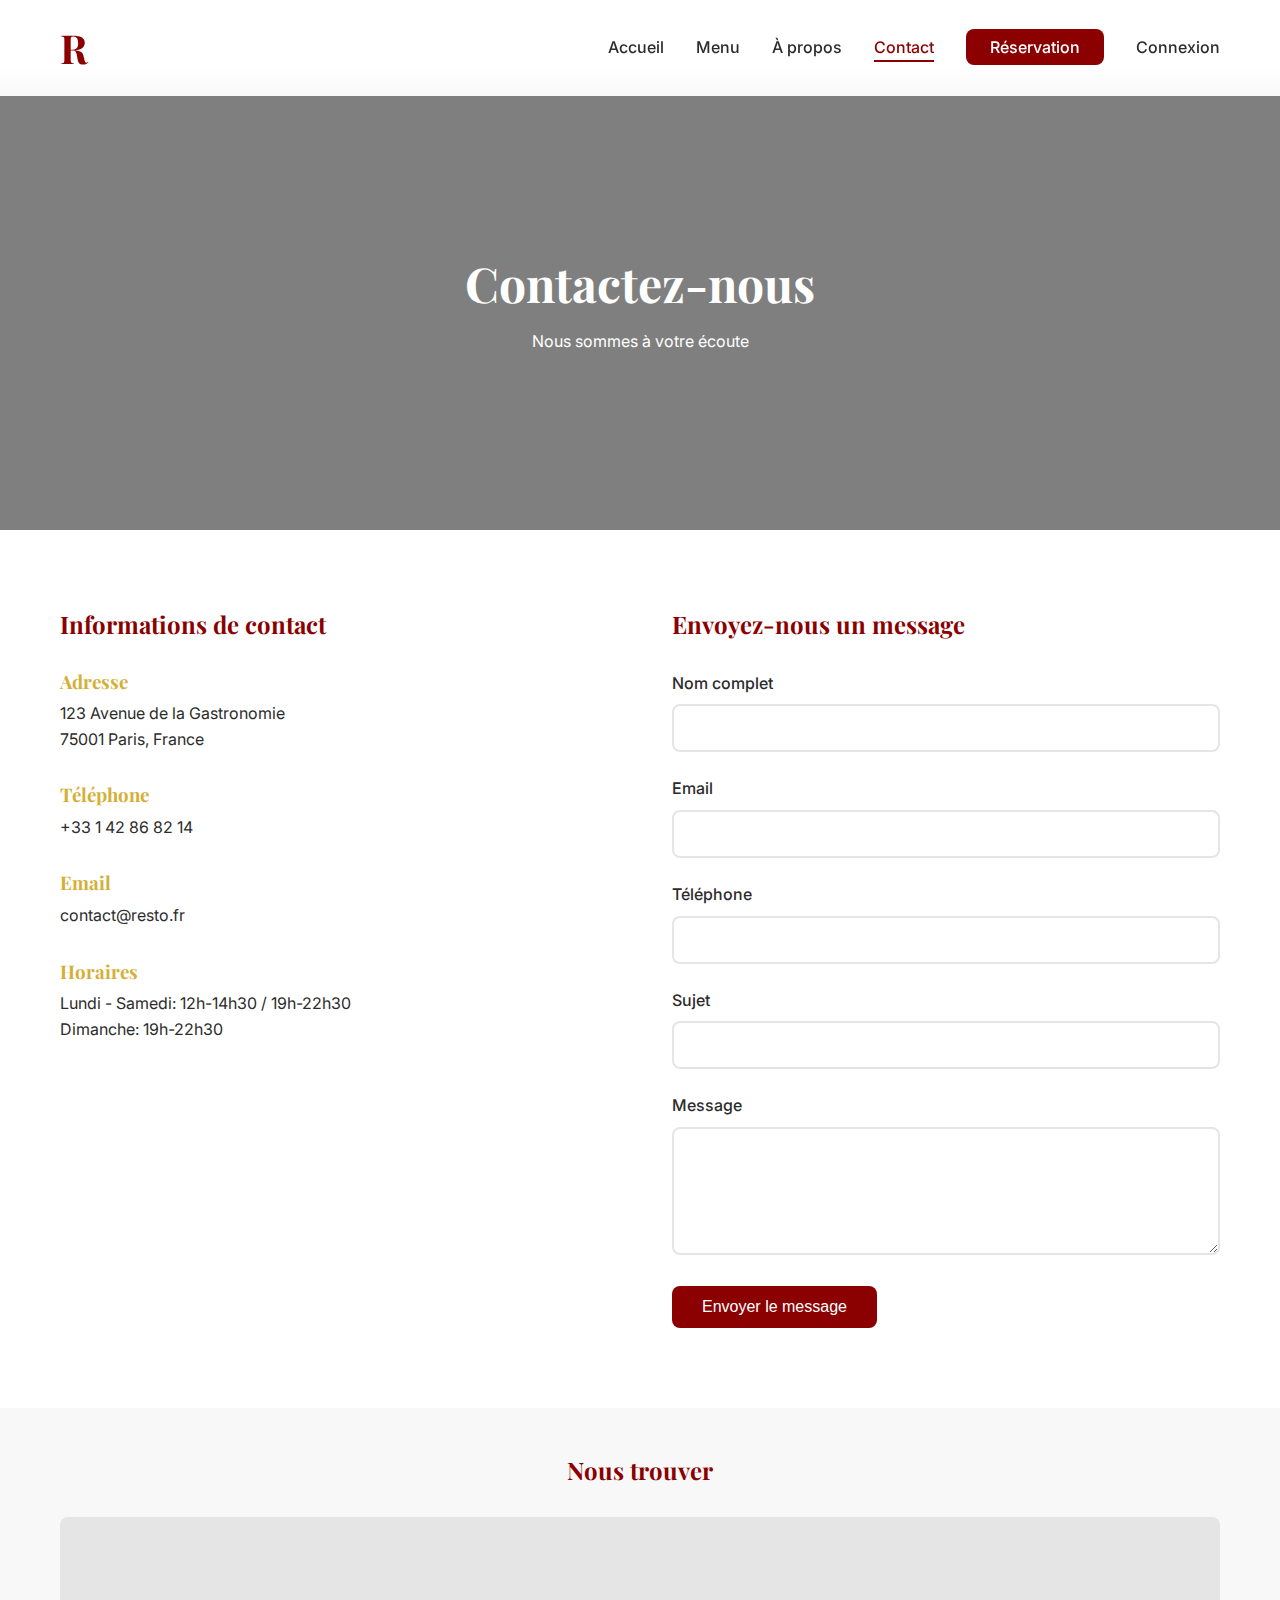
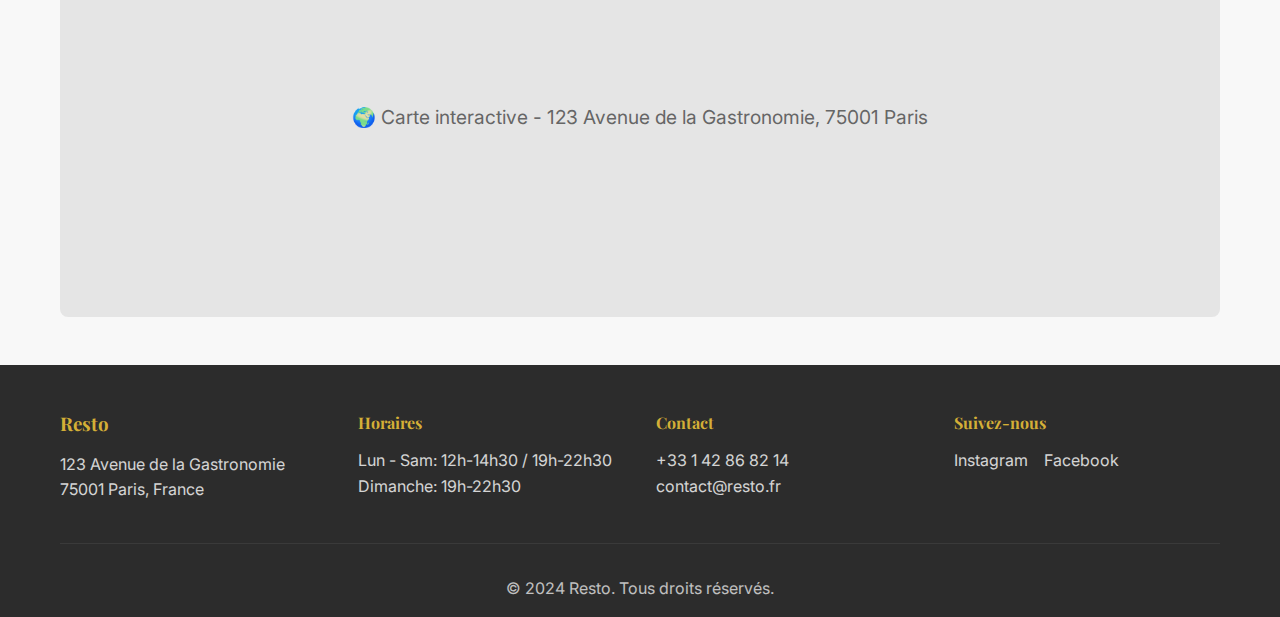
<file: Restauration/contact.html>
<!DOCTYPE html>
<html lang="fr">
<head>
    <meta charset="UTF-8">
    <meta name="viewport" content="width=device-width, initial-scale=1.0">
    <title>Contact - Resto</title>
    <link rel="stylesheet" href="css/style.css">
    <link href="https://fonts.googleapis.com/css2?family=Playfair+Display:wght@400;700&family=Inter:wght@300;400;500&display=swap" rel="stylesheet">
</head>
<body>
    <nav class="navbar">
        <div class="nav-container">
            <div class="nav-logo">
                <a href="index.html" class="logo">R</a>
            </div>
            <ul class="nav-menu">
                <li class="nav-item"><a href="index.html" class="nav-link">Accueil</a></li>
                <li class="nav-item"><a href="menu.html" class="nav-link">Menu</a></li>
                <li class="nav-item"><a href="about.html" class="nav-link">À propos</a></li>
                <li class="nav-item"><a href="contact.html" class="nav-link active">Contact</a></li>
                <li class="nav-item"><a href="reservation.html" class="nav-link nav-reservation">Réservation</a></li>
                <li class="nav-item"><a href="login.html" class="nav-link">Connexion</a></li>
            </ul>
            <div class="hamburger">
                <span class="bar"></span>
                <span class="bar"></span>
                <span class="bar"></span>
            </div>
        </div>
    </nav>

    <section class="contact-hero">
        <div class="container">
            <h1>Contactez-nous</h1>
            <p>Nous sommes à votre écoute</p>
        </div>
    </section>

    <section class="contact-section">
        <div class="container">
            <div class="contact-content">
                <div class="contact-info">
                    <h2>Informations de contact</h2>
                    <div class="contact-item">
                        <h3>Adresse</h3>
                        <p>123 Avenue de la Gastronomie<br>75001 Paris, France</p>
                    </div>
                    <div class="contact-item">
                        <h3>Téléphone</h3>
                        <p>+33 1 42 86 82 14</p>
                    </div>
                    <div class="contact-item">
                        <h3>Email</h3>
                        <p>contact@resto.fr</p>
                    </div>
                    <div class="contact-item">
                        <h3>Horaires</h3>
                        <p>Lundi - Samedi: 12h-14h30 / 19h-22h30<br>Dimanche: 19h-22h30</p>
                    </div>
                </div>
                <div class="contact-form">
                    <h2>Envoyez-nous un message</h2>
                    <form id="contactForm">
                        <div class="form-group">
                            <label for="name">Nom complet</label>
                            <input type="text" id="name" name="name" required>
                        </div>
                        <div class="form-group">
                            <label for="email">Email</label>
                            <input type="email" id="email" name="email" required>
                        </div>
                        <div class="form-group">
                            <label for="phone">Téléphone</label>
                            <input type="tel" id="phone" name="phone">
                        </div>
                        <div class="form-group">
                            <label for="subject">Sujet</label>
                            <input type="text" id="subject" name="subject" required>
                        </div>
                        <div class="form-group">
                            <label for="message">Message</label>
                            <textarea id="message" name="message" rows="5" required></textarea>
                        </div>
                        <button type="submit" class="btn btn-primary">Envoyer le message</button>
                    </form>
                </div>
            </div>
        </div>
    </section>

    <section class="map-section">
        <div class="container">
            <h2>Nous trouver</h2>
            <div class="map-placeholder">
                <p>🌍 Carte interactive - 123 Avenue de la Gastronomie, 75001 Paris</p>
            </div>
        </div>
    </section>

    <footer class="footer">
        <div class="container">
            <div class="footer-content">
                <div class="footer-section">
                    <h3>Resto</h3>
                    <p>123 Avenue de la Gastronomie<br>75001 Paris, France</p>
                </div>
                <div class="footer-section">
                    <h4>Horaires</h4>
                    <p>Lun - Sam: 12h-14h30 / 19h-22h30<br>Dimanche: 19h-22h30</p>
                </div>
                <div class="footer-section">
                    <h4>Contact</h4>
                    <p>+33 1 42 86 82 14<br>contact@resto.fr</p>
                </div>
                <div class="footer-section">
                    <h4>Suivez-nous</h4>
                    <div class="social-links">
                        <a href="#">Instagram</a>
                        <a href="#">Facebook</a>
                    </div>
                </div>
            </div>
            <div class="footer-bottom">
                <p>&copy; 2024 Resto. Tous droits réservés.</p>
            </div>
        </div>
    </footer>

    <script src="js/script.js"></script>
</body>
</html>
</file>
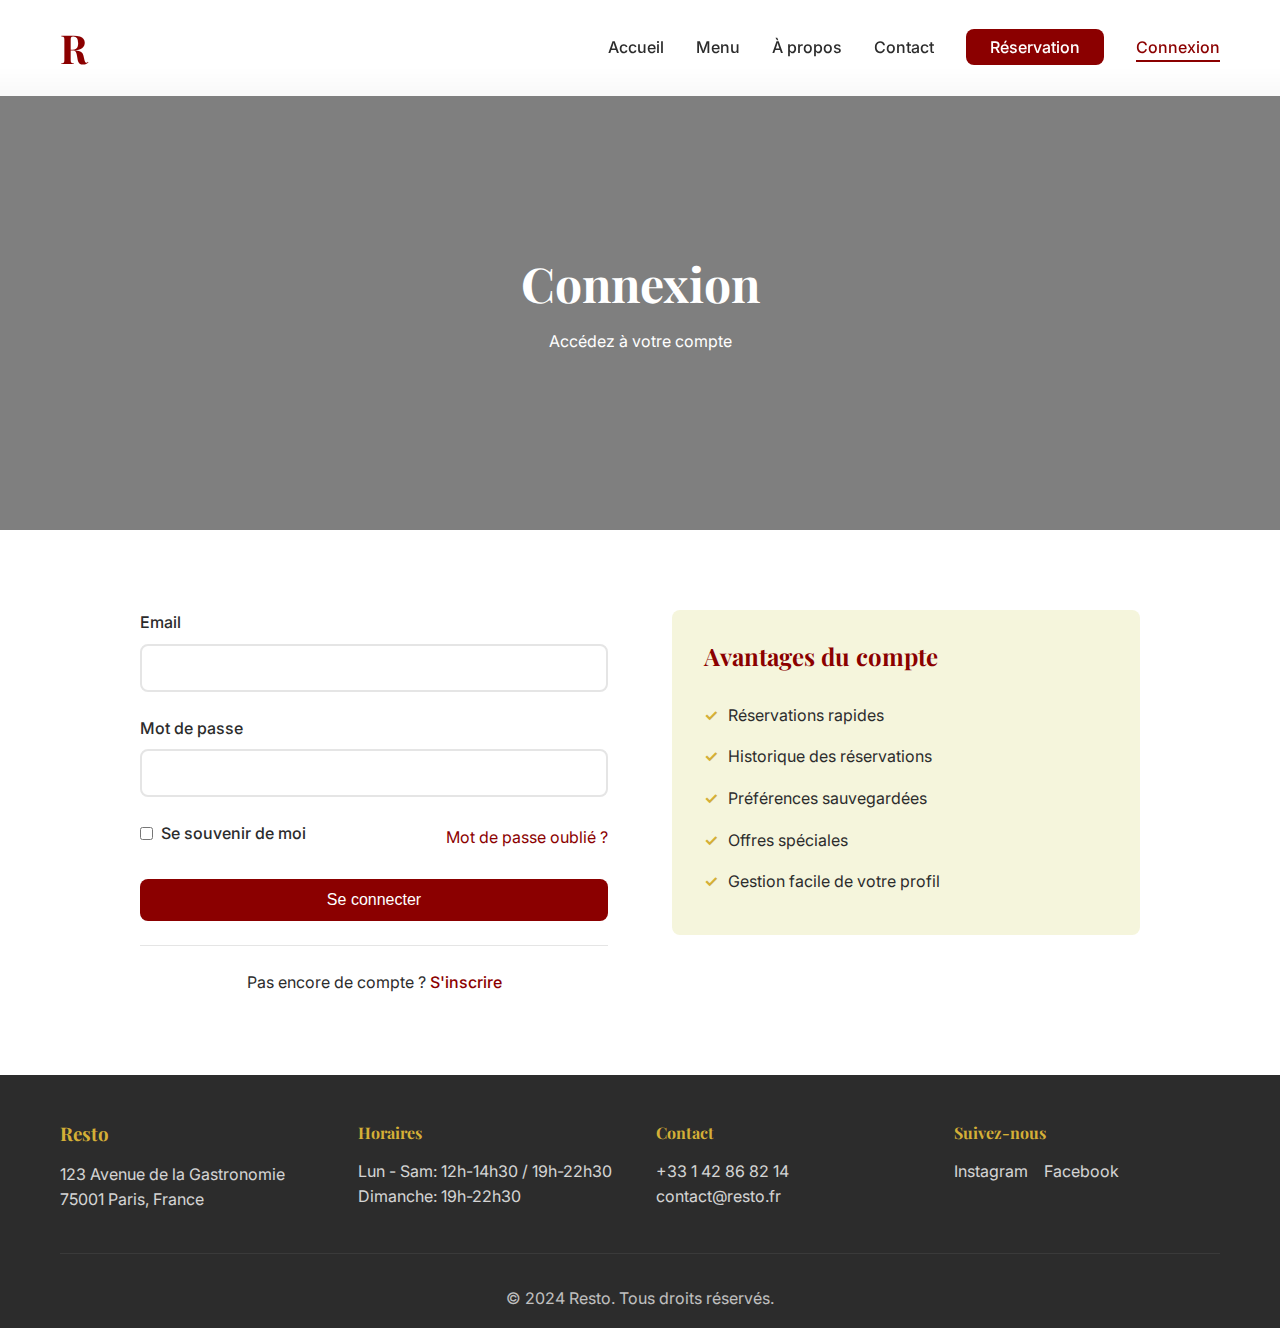
<file: Restauration/login.html>
<!DOCTYPE html>
<html lang="fr">
<head>
    <meta charset="UTF-8">
    <meta name="viewport" content="width=device-width, initial-scale=1.0">
    <title>Connexion - Resto</title>
    <link rel="stylesheet" href="css/style.css">
    <link href="https://fonts.googleapis.com/css2?family=Playfair+Display:wght@400;700&family=Inter:wght@300;400;500&display=swap" rel="stylesheet">
</head>
<body>
    <nav class="navbar">
        <div class="nav-container">
            <div class="nav-logo">
                <a href="index.html" class="logo">R</a>
            </div>
            <ul class="nav-menu">
                <li class="nav-item"><a href="index.html" class="nav-link">Accueil</a></li>
                <li class="nav-item"><a href="menu.html" class="nav-link">Menu</a></li>
                <li class="nav-item"><a href="about.html" class="nav-link">À propos</a></li>
                <li class="nav-item"><a href="contact.html" class="nav-link">Contact</a></li>
                <li class="nav-item"><a href="reservation.html" class="nav-link nav-reservation">Réservation</a></li>
                <li class="nav-item"><a href="login.html" class="nav-link active">Connexion</a></li>
            </ul>
            <div class="hamburger">
                <span class="bar"></span>
                <span class="bar"></span>
                <span class="bar"></span>
            </div>
        </div>
    </nav>

    <section class="auth-hero">
        <div class="container">
            <h1>Connexion</h1>
            <p>Accédez à votre compte</p>
        </div>
    </section>

    <section class="auth-section">
        <div class="container">
            <div class="auth-container">
                <div class="auth-form">
                    <form id="loginForm">
                        <div class="form-group">
                            <label for="login-email">Email</label>
                            <input type="email" id="login-email" name="email" required>
                        </div>
                        <div class="form-group">
                            <label for="login-password">Mot de passe</label>
                            <input type="password" id="login-password" name="password" required>
                        </div>
                        <div class="form-options">
                            <label class="checkbox">
                                <input type="checkbox" name="remember">
                                <span>Se souvenir de moi</span>
                            </label>
                            <a href="#" class="forgot-password">Mot de passe oublié ?</a>
                        </div>
                        <button type="submit" class="btn btn-primary btn-full">Se connecter</button>
                    </form>
                    <div class="auth-switch">
                        <p>Pas encore de compte ? <a href="register.html">S'inscrire</a></p>
                    </div>
                </div>
                <div class="auth-info">
                    <h2>Avantages du compte</h2>
                    <ul>
                        <li>Réservations rapides</li>
                        <li>Historique des réservations</li>
                        <li>Préférences sauvegardées</li>
                        <li>Offres spéciales</li>
                        <li>Gestion facile de votre profil</li>
                    </ul>
                </div>
            </div>
        </div>
    </section>

    <footer class="footer">
        <div class="container">
            <div class="footer-content">
                <div class="footer-section">
                    <h3>Resto</h3>
                    <p>123 Avenue de la Gastronomie<br>75001 Paris, France</p>
                </div>
                <div class="footer-section">
                    <h4>Horaires</h4>
                    <p>Lun - Sam: 12h-14h30 / 19h-22h30<br>Dimanche: 19h-22h30</p>
                </div>
                <div class="footer-section">
                    <h4>Contact</h4>
                    <p>+33 1 42 86 82 14<br>contact@resto.fr</p>
                </div>
                <div class="footer-section">
                    <h4>Suivez-nous</h4>
                    <div class="social-links">
                        <a href="#">Instagram</a>
                        <a href="#">Facebook</a>
                    </div>
                </div>
            </div>
            <div class="footer-bottom">
                <p>&copy; 2024 Resto. Tous droits réservés.</p>
            </div>
        </div>
    </footer>

    <script src="js/script.js"></script>
</body>
</html>
</file>
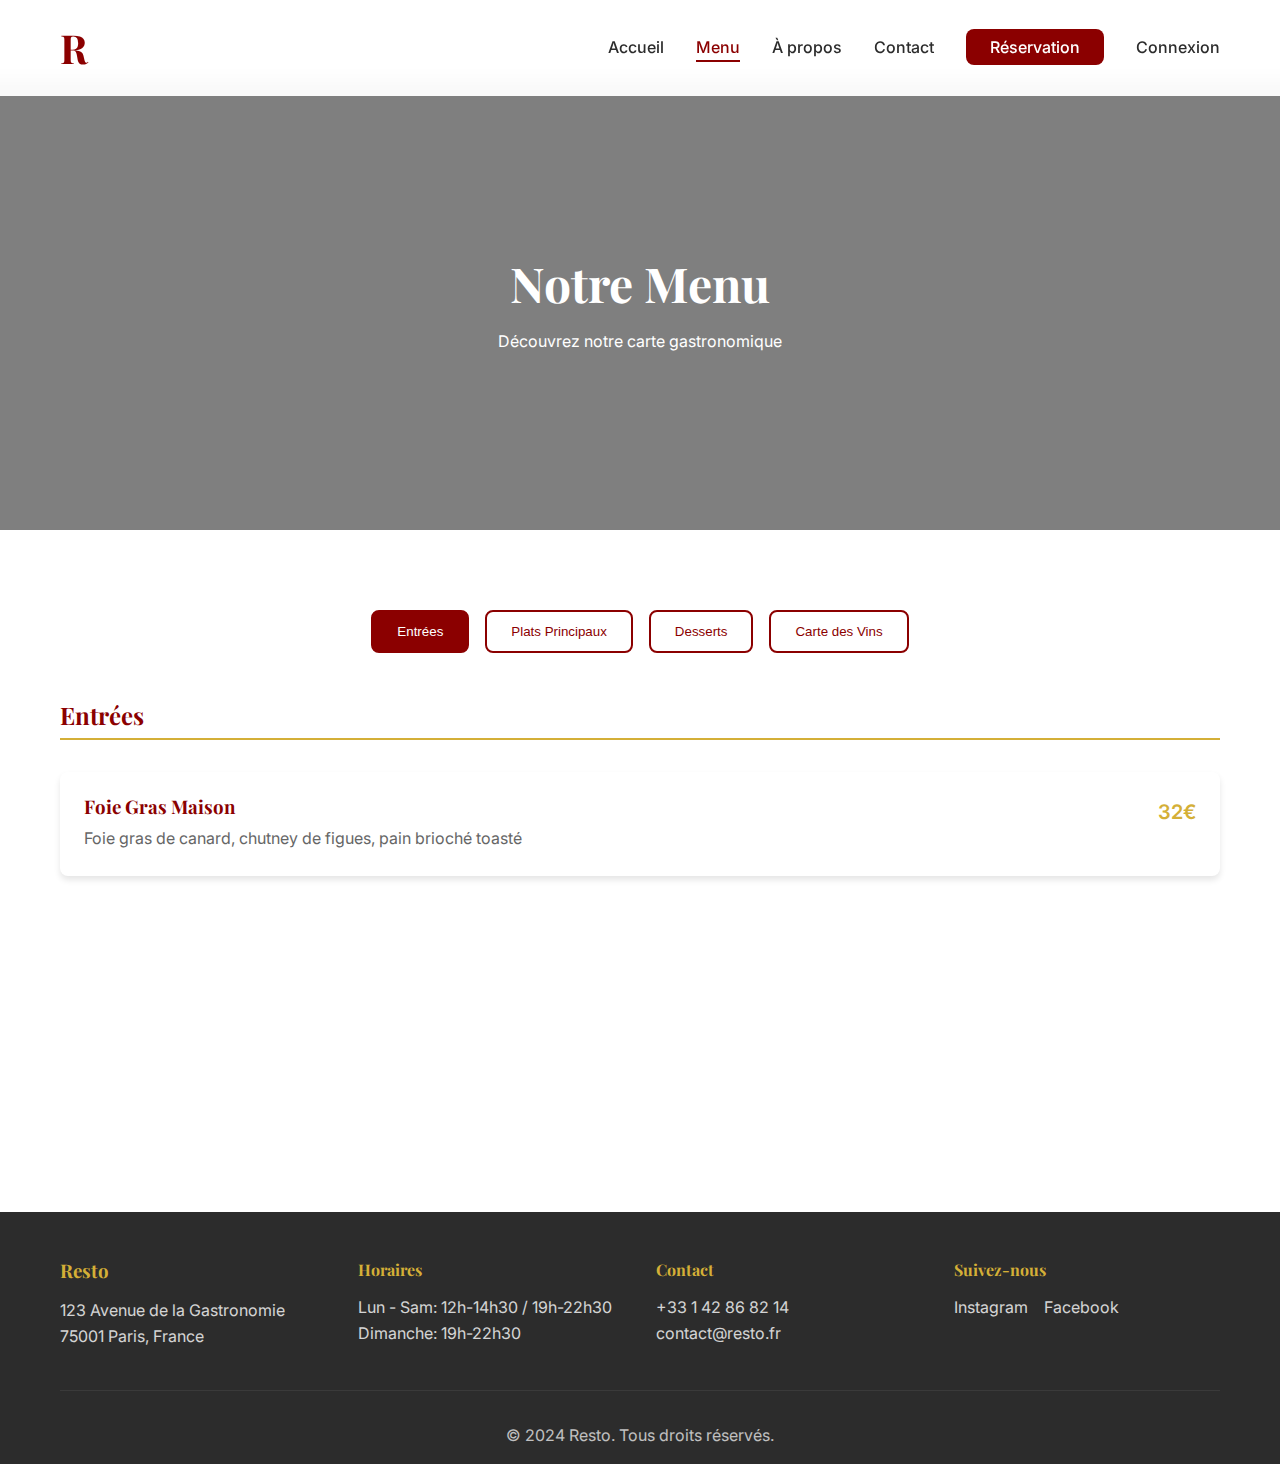
<file: Restauration/menu.html>
<!DOCTYPE html>
<html lang="fr">
<head>
    <meta charset="UTF-8">
    <meta name="viewport" content="width=device-width, initial-scale=1.0">
    <title>Menu - Resto</title>
    <link rel="stylesheet" href="css/style.css">
    <link href="https://fonts.googleapis.com/css2?family=Playfair+Display:wght@400;700&family=Inter:wght@300;400;500&display=swap" rel="stylesheet">
</head>
<body>
    <nav class="navbar">
        <div class="nav-container">
            <div class="nav-logo">
                <a href="index.html" class="logo">R</a>
            </div>
            <ul class="nav-menu">
                <li class="nav-item"><a href="index.html" class="nav-link">Accueil</a></li>
                <li class="nav-item"><a href="menu.html" class="nav-link active">Menu</a></li>
                <li class="nav-item"><a href="about.html" class="nav-link">À propos</a></li>
                <li class="nav-item"><a href="contact.html" class="nav-link">Contact</a></li>
                <li class="nav-item"><a href="reservation.html" class="nav-link nav-reservation">Réservation</a></li>
                <li class="nav-item"><a href="login.html" class="nav-link">Connexion</a></li>
            </ul>
            <div class="hamburger">
                <span class="bar"></span>
                <span class="bar"></span>
                <span class="bar"></span>
            </div>
        </div>
    </nav>

    <section class="menu-hero">
        <div class="container">
            <h1>Notre Menu</h1>
            <p>Découvrez notre carte gastronomique</p>
        </div>
    </section>

    <section class="menu-section">
        <div class="container">
            <div class="menu-categories">
                <button class="category-btn active" data-category="entrees">Entrées</button>
                <button class="category-btn" data-category="plats">Plats Principaux</button>
                <button class="category-btn" data-category="desserts">Desserts</button>
                <button class="category-btn" data-category="vins">Carte des Vins</button>
            </div>

            <div class="menu-category active" id="entrees">
                <h2>Entrées</h2>
                <div class="menu-items">
                    <div class="menu-item">
                        <div class="item-info">
                            <h3>Foie Gras Maison</h3>
                            <p>Foie gras de canard, chutney de figues, pain brioché toasté</p>
                        </div>
                        <span class="item-price">32€</span>
                    </div>
                    <div class="menu-item">
                        <div class="item-info">
                            <h3>Saint-Jacques</h3>
                            <p>Noix de Saint-Jacques poêlées, purée de céleri, truffe noire</p>
                        </div>
                        <span class="item-price">28€</span>
                    </div>
                    <div class="menu-item">
                        <div class="item-info">
                            <h3>Salade Landaise</h3>
                            <p>Salade frisée, gésiers confits, lardons, œuf poché</p>
                        </div>
                        <span class="item-price">24€</span>
                    </div>
                </div>
            </div>

            <div class="menu-category" id="plats">
                <h2>Plats Principaux</h2>
                <div class="menu-items">
                    <div class="menu-item">
                        <div class="item-info">
                            <h3>Bœuf Wellington</h3>
                            <p>Filet de bœuf, foie gras, duxelles de champignons, sauce au Porto</p>
                        </div>
                        <span class="item-price">48€</span>
                    </div>
                    <div class="menu-item">
                        <div class="item-info">
                            <h3>Bar de Ligne</h3>
                            <p>Bar grillé, artichaut poivrade, citron confit, bouillon d'algues</p>
                        </div>
                        <span class="item-price">42€</span>
                    </div>
                    <div class="menu-item">
                        <div class="item-info">
                            <h3>Pigeon Rôti</h3>
                            <p>Pigeon de Bresse, chou farci, jus réduit au vin rouge</p>
                        </div>
                        <span class="item-price">45€</span>
                    </div>
                </div>
            </div>

            <div class="menu-category" id="desserts">
                <h2>Desserts</h2>
                <div class="menu-items">
                    <div class="menu-item">
                        <div class="item-info">
                            <h3>Soufflé au Chocolat</h3>
                            <p>Soufflé fondant au chocolat noir, glace vanille de Madagascar</p>
                        </div>
                        <span class="item-price">18€</span>
                    </div>
                    <div class="menu-item">
                        <div class="item-info">
                            <h3>Tarte Fine aux Pommes</h3>
                            <p>Tarte fine caramélisée, sorbet pomme verte, crème fouettée</p>
                        </div>
                        <span class="item-price">16€</span>
                    </div>
                </div>
            </div>

            <div class="menu-category" id="vins">
                <h2>Carte des Vins</h2>
                <div class="menu-items">
                    <div class="menu-item">
                        <div class="item-info">
                            <h3>Château Margaux 2015</h3>
                            <p>Bordeaux Premier Grand Cru Classé</p>
                        </div>
                        <span class="item-price">280€</span>
                    </div>
                    <div class="menu-item">
                        <div class="item-info">
                            <h3>Domaine de la Romanée-Conti 2012</h3>
                            <p>Bourgogne Grand Cru</p>
                        </div>
                        <span class="item-price">850€</span>
                    </div>
                </div>
            </div>
        </div>
    </section>

    <footer class="footer">
        <div class="container">
            <div class="footer-content">
                <div class="footer-section">
                    <h3>Resto</h3>
                    <p>123 Avenue de la Gastronomie<br>75001 Paris, France</p>
                </div>
                <div class="footer-section">
                    <h4>Horaires</h4>
                    <p>Lun - Sam: 12h-14h30 / 19h-22h30<br>Dimanche: 19h-22h30</p>
                </div>
                <div class="footer-section">
                    <h4>Contact</h4>
                    <p>+33 1 42 86 82 14<br>contact@resto.fr</p>
                </div>
                <div class="footer-section">
                    <h4>Suivez-nous</h4>
                    <div class="social-links">
                        <a href="#">Instagram</a>
                        <a href="#">Facebook</a>
                    </div>
                </div>
            </div>
            <div class="footer-bottom">
                <p>&copy; 2024 Resto. Tous droits réservés.</p>
            </div>
        </div>
    </footer>

    <script src="js/script.js"></script>
</body>
</html>
</file>
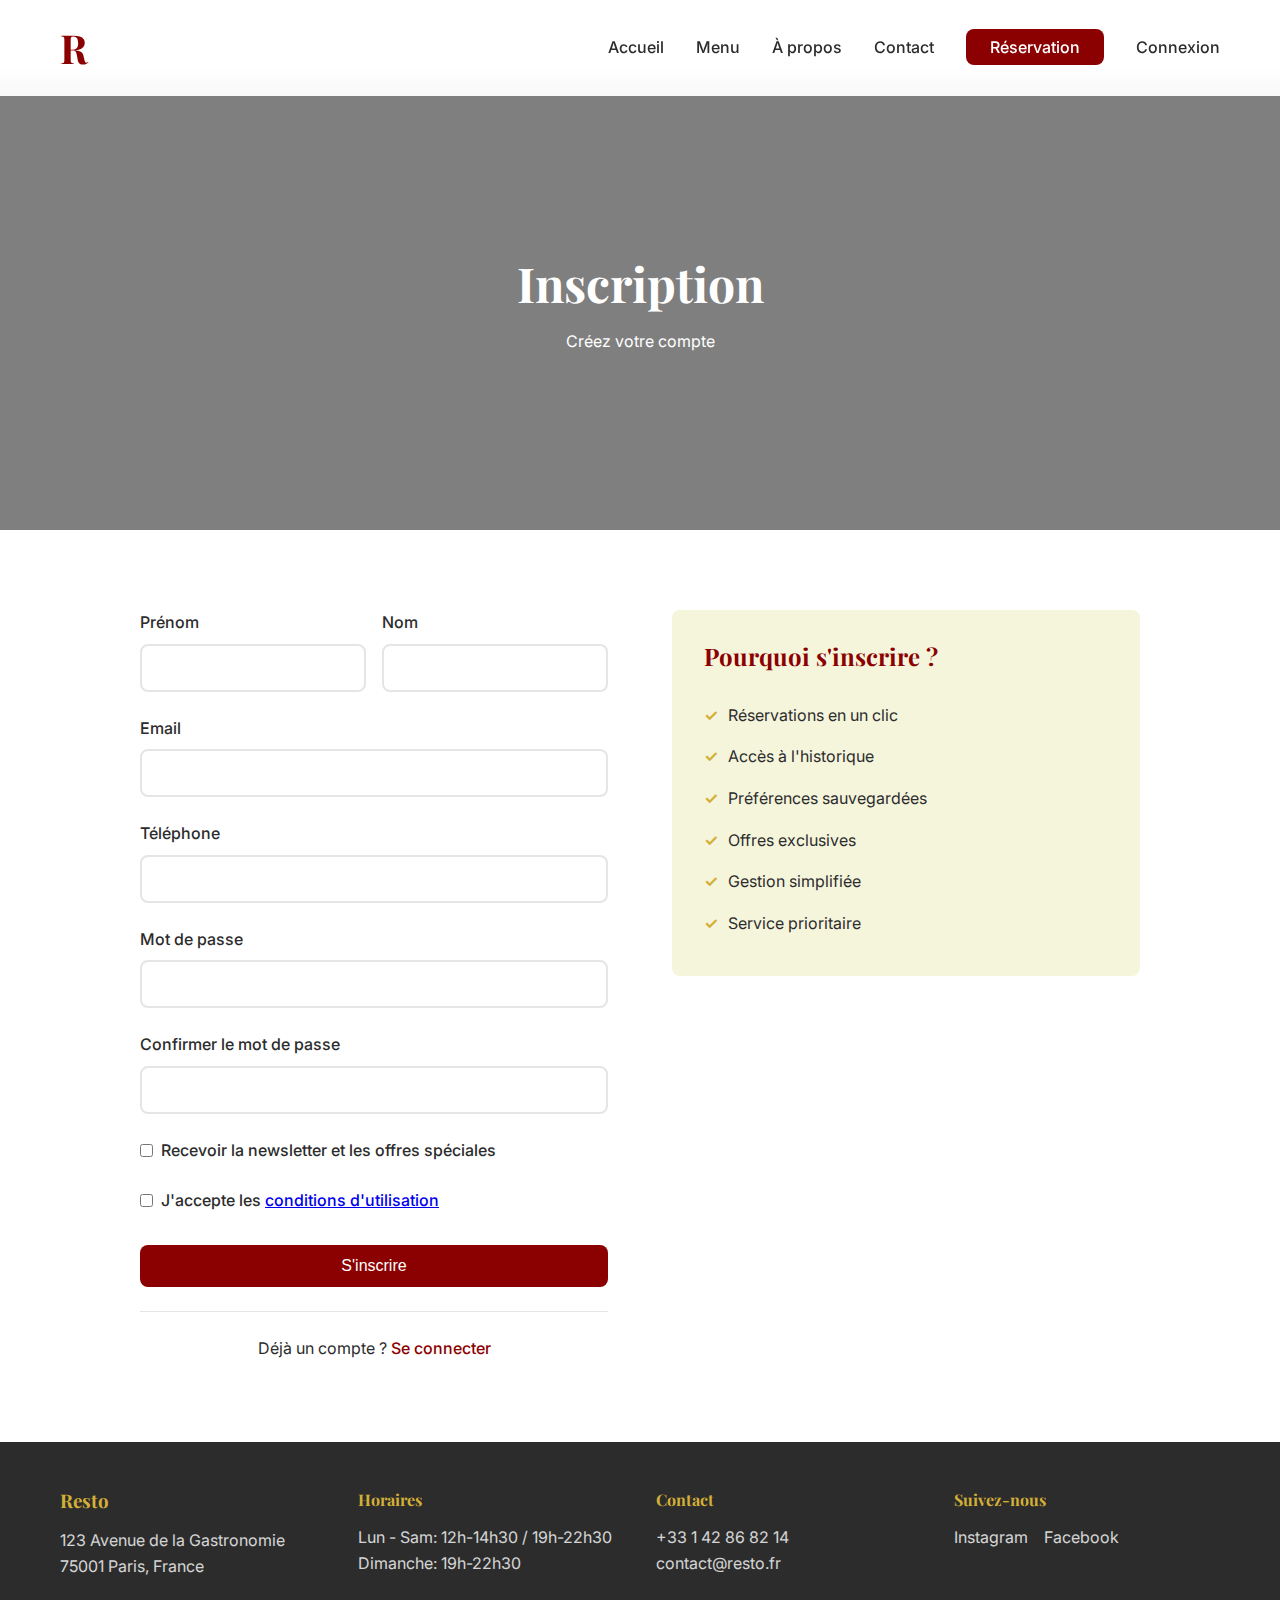
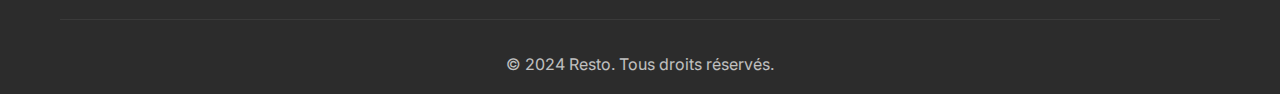
<file: Restauration/register.html>
<!DOCTYPE html>
<html lang="fr">
<head>
    <meta charset="UTF-8">
    <meta name="viewport" content="width=device-width, initial-scale=1.0">
    <title>Inscription - Resto</title>
    <link rel="stylesheet" href="css/style.css">
    <link href="https://fonts.googleapis.com/css2?family=Playfair+Display:wght@400;700&family=Inter:wght@300;400;500&display=swap" rel="stylesheet">
</head>
<body>
    <nav class="navbar">
        <div class="nav-container">
            <div class="nav-logo">
                <a href="index.html" class="logo">R</a>
            </div>
            <ul class="nav-menu">
                <li class="nav-item"><a href="index.html" class="nav-link">Accueil</a></li>
                <li class="nav-item"><a href="menu.html" class="nav-link">Menu</a></li>
                <li class="nav-item"><a href="about.html" class="nav-link">À propos</a></li>
                <li class="nav-item"><a href="contact.html" class="nav-link">Contact</a></li>
                <li class="nav-item"><a href="reservation.html" class="nav-link nav-reservation">Réservation</a></li>
                <li class="nav-item"><a href="login.html" class="nav-link">Connexion</a></li>
            </ul>
            <div class="hamburger">
                <span class="bar"></span>
                <span class="bar"></span>
                <span class="bar"></span>
            </div>
        </div>
    </nav>

    <section class="auth-hero">
        <div class="container">
            <h1>Inscription</h1>
            <p>Créez votre compte</p>
        </div>
    </section>

    <section class="auth-section">
        <div class="container">
            <div class="auth-container">
                <div class="auth-form">
                    <form id="registerForm">
                        <div class="form-row">
                            <div class="form-group">
                                <label for="register-firstname">Prénom</label>
                                <input type="text" id="register-firstname" name="firstname" required>
                            </div>
                            <div class="form-group">
                                <label for="register-lastname">Nom</label>
                                <input type="text" id="register-lastname" name="lastname" required>
                            </div>
                        </div>
                        <div class="form-group">
                            <label for="register-email">Email</label>
                            <input type="email" id="register-email" name="email" required>
                        </div>
                        <div class="form-group">
                            <label for="register-phone">Téléphone</label>
                            <input type="tel" id="register-phone" name="phone" required>
                        </div>
                        <div class="form-group">
                            <label for="register-password">Mot de passe</label>
                            <input type="password" id="register-password" name="password" required>
                        </div>
                        <div class="form-group">
                            <label for="register-confirm-password">Confirmer le mot de passe</label>
                            <input type="password" id="register-confirm-password" name="confirm-password" required>
                        </div>
                        <div class="form-options">
                            <label class="checkbox">
                                <input type="checkbox" name="newsletter">
                                <span>Recevoir la newsletter et les offres spéciales</span>
                            </label>
                            <label class="checkbox">
                                <input type="checkbox" name="terms" required>
                                <span>J'accepte les <a href="#">conditions d'utilisation</a></span>
                            </label>
                        </div>
                        <button type="submit" class="btn btn-primary btn-full">S'inscrire</button>
                    </form>
                    <div class="auth-switch">
                        <p>Déjà un compte ? <a href="login.html">Se connecter</a></p>
                    </div>
                </div>
                <div class="auth-info">
                    <h2>Pourquoi s'inscrire ?</h2>
                    <ul>
                        <li>Réservations en un clic</li>
                        <li>Accès à l'historique</li>
                        <li>Préférences sauvegardées</li>
                        <li>Offres exclusives</li>
                        <li>Gestion simplifiée</li>
                        <li>Service prioritaire</li>
                    </ul>
                </div>
            </div>
        </div>
    </section>

    <footer class="footer">
        <div class="container">
            <div class="footer-content">
                <div class="footer-section">
                    <h3>Resto</h3>
                    <p>123 Avenue de la Gastronomie<br>75001 Paris, France</p>
                </div>
                <div class="footer-section">
                    <h4>Horaires</h4>
                    <p>Lun - Sam: 12h-14h30 / 19h-22h30<br>Dimanche: 19h-22h30</p>
                </div>
                <div class="footer-section">
                    <h4>Contact</h4>
                    <p>+33 1 42 86 82 14<br>contact@resto.fr</p>
                </div>
                <div class="footer-section">
                    <h4>Suivez-nous</h4>
                    <div class="social-links">
                        <a href="#">Instagram</a>
                        <a href="#">Facebook</a>
                    </div>
                </div>
            </div>
            <div class="footer-bottom">
                <p>&copy; 2024 Resto. Tous droits réservés.</p>
            </div>
        </div>
    </footer>

    <script src="js/script.js"></script>
</body>
</html>
</file>
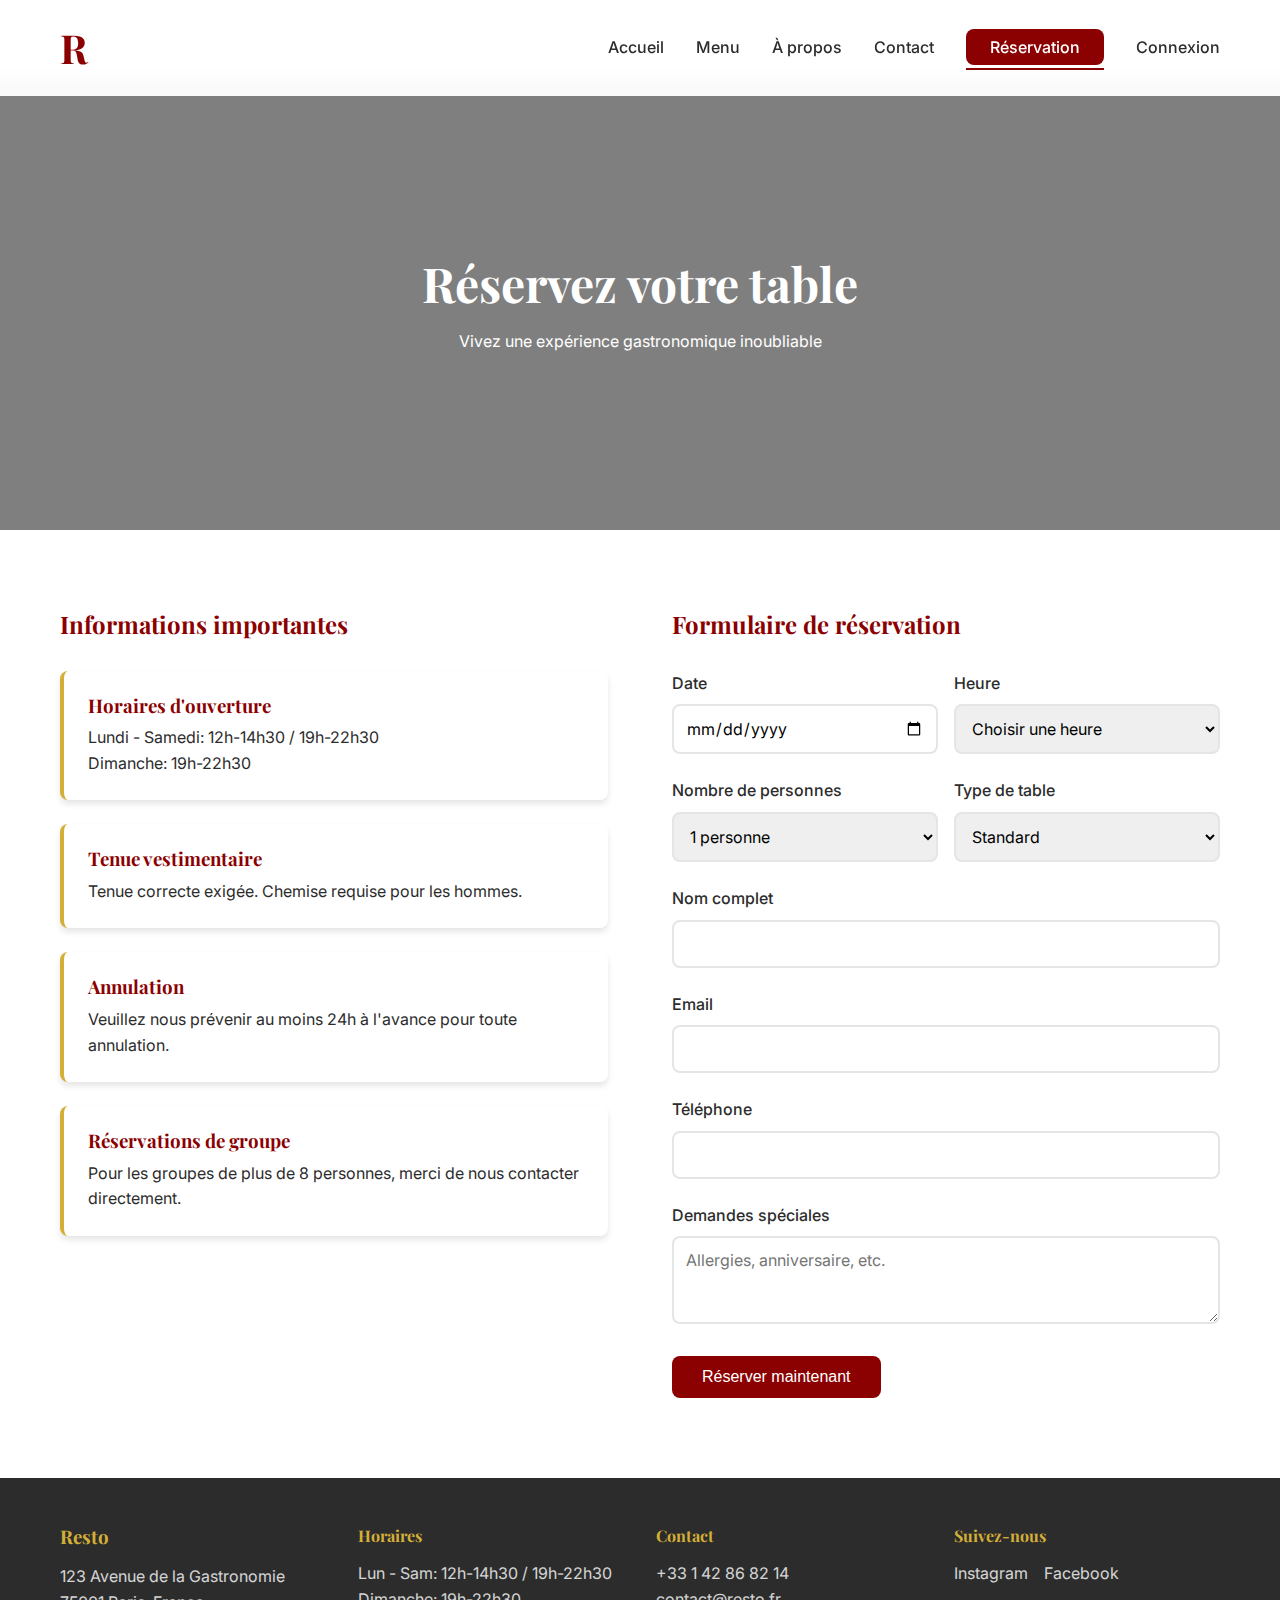
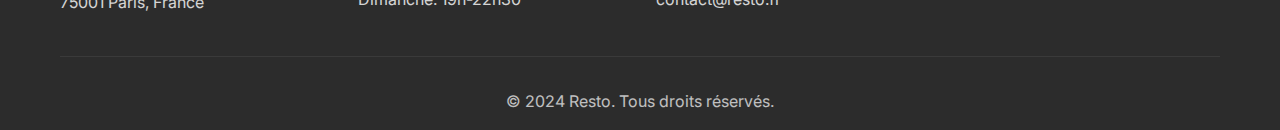
<file: Restauration/reservation.html>
<!DOCTYPE html>
<html lang="fr">
<head>
    <meta charset="UTF-8">
    <meta name="viewport" content="width=device-width, initial-scale=1.0">
    <title>Réservation - Resto</title>
    <link rel="stylesheet" href="css/style.css">
    <link href="https://fonts.googleapis.com/css2?family=Playfair+Display:wght@400;700&family=Inter:wght@300;400;500&display=swap" rel="stylesheet">
</head>
<body>
    <nav class="navbar">
        <div class="nav-container">
            <div class="nav-logo">
                <a href="index.html" class="logo">R</a>
            </div>
            <ul class="nav-menu">
                <li class="nav-item"><a href="index.html" class="nav-link">Accueil</a></li>
                <li class="nav-item"><a href="menu.html" class="nav-link">Menu</a></li>
                <li class="nav-item"><a href="about.html" class="nav-link">À propos</a></li>
                <li class="nav-item"><a href="contact.html" class="nav-link">Contact</a></li>
                <li class="nav-item"><a href="reservation.html" class="nav-link active nav-reservation">Réservation</a></li>
                <li class="nav-item"><a href="login.html" class="nav-link">Connexion</a></li>
            </ul>
            <div class="hamburger">
                <span class="bar"></span>
                <span class="bar"></span>
                <span class="bar"></span>
            </div>
        </div>
    </nav>

    <section class="reservation-hero">
        <div class="container">
            <h1>Réservez votre table</h1>
            <p>Vivez une expérience gastronomique inoubliable</p>
        </div>
    </section>

    <section class="reservation-section">
        <div class="container">
            <div class="reservation-content">
                <div class="reservation-info">
                    <h2>Informations importantes</h2>
                    <div class="info-card">
                        <h3>Horaires d'ouverture</h3>
                        <p>Lundi - Samedi: 12h-14h30 / 19h-22h30<br>Dimanche: 19h-22h30</p>
                    </div>
                    <div class="info-card">
                        <h3>Tenue vestimentaire</h3>
                        <p>Tenue correcte exigée. Chemise requise pour les hommes.</p>
                    </div>
                    <div class="info-card">
                        <h3>Annulation</h3>
                        <p>Veuillez nous prévenir au moins 24h à l'avance pour toute annulation.</p>
                    </div>
                    <div class="info-card">
                        <h3>Réservations de groupe</h3>
                        <p>Pour les groupes de plus de 8 personnes, merci de nous contacter directement.</p>
                    </div>
                </div>
                <div class="reservation-form">
                    <h2>Formulaire de réservation</h2>
                    <form id="reservationForm">
                        <div class="form-row">
                            <div class="form-group">
                                <label for="reservation-date">Date</label>
                                <input type="date" id="reservation-date" name="date" required>
                            </div>
                            <div class="form-group">
                                <label for="reservation-time">Heure</label>
                                <select id="reservation-time" name="time" required>
                                    <option value="">Choisir une heure</option>
                                    <option value="12:00">12:00</option>
                                    <option value="12:30">12:30</option>
                                    <option value="13:00">13:00</option>
                                    <option value="13:30">13:30</option>
                                    <option value="14:00">14:00</option>
                                    <option value="19:00">19:00</option>
                                    <option value="19:30">19:30</option>
                                    <option value="20:00">20:00</option>
                                    <option value="20:30">20:30</option>
                                    <option value="21:00">21:00</option>
                                    <option value="21:30">21:30</option>
                                    <option value="22:00">22:00</option>
                                </select>
                            </div>
                        </div>
                        <div class="form-row">
                            <div class="form-group">
                                <label for="guests">Nombre de personnes</label>
                                <select id="guests" name="guests" required>
                                    <option value="1">1 personne</option>
                                    <option value="2">2 personnes</option>
                                    <option value="3">3 personnes</option>
                                    <option value="4">4 personnes</option>
                                    <option value="5">5 personnes</option>
                                    <option value="6">6 personnes</option>
                                    <option value="7">7 personnes</option>
                                    <option value="8">8 personnes</option>
                                </select>
                            </div>
                            <div class="form-group">
                                <label for="table-type">Type de table</label>
                                <select id="table-type" name="table-type">
                                    <option value="standard">Standard</option>
                                    <option value="window">Fenêtre</option>
                                    <option value="private">Coin privé</option>
                                </select>
                            </div>
                        </div>
                        <div class="form-group">
                            <label for="reservation-name">Nom complet</label>
                            <input type="text" id="reservation-name" name="name" required>
                        </div>
                        <div class="form-group">
                            <label for="reservation-email">Email</label>
                            <input type="email" id="reservation-email" name="email" required>
                        </div>
                        <div class="form-group">
                            <label for="reservation-phone">Téléphone</label>
                            <input type="tel" id="reservation-phone" name="phone" required>
                        </div>
                        <div class="form-group">
                            <label for="special-requests">Demandes spéciales</label>
                            <textarea id="special-requests" name="special-requests" rows="3" placeholder="Allergies, anniversaire, etc."></textarea>
                        </div>
                        <button type="submit" class="btn btn-primary">Réserver maintenant</button>
                    </form>
                </div>
            </div>
        </div>
    </section>

    <footer class="footer">
        <div class="container">
            <div class="footer-content">
                <div class="footer-section">
                    <h3>Resto</h3>
                    <p>123 Avenue de la Gastronomie<br>75001 Paris, France</p>
                </div>
                <div class="footer-section">
                    <h4>Horaires</h4>
                    <p>Lun - Sam: 12h-14h30 / 19h-22h30<br>Dimanche: 19h-22h30</p>
                </div>
                <div class="footer-section">
                    <h4>Contact</h4>
                    <p>+33 1 42 86 82 14<br>contact@resto.fr</p>
                </div>
                <div class="footer-section">
                    <h4>Suivez-nous</h4>
                    <div class="social-links">
                        <a href="#">Instagram</a>
                        <a href="#">Facebook</a>
                    </div>
                </div>
            </div>
            <div class="footer-bottom">
                <p>&copy; 2024 Resto. Tous droits réservés.</p>
            </div>
        </div>
    </footer>

    <script src="js/script.js"></script>
</body>
</html>
</file>
<file: Restauration/css/style.css>
/* Variables CSS */
:root {
    --primary-color: #8B0000; /* Bordeaux */
    --secondary-color: #D4AF37; /* Doré */
    --accent-color: #F5F5DC; /* Beige */
    --text-dark: #2C2C2C;
    --text-light: #666;
    --white: #FFFFFF;
    --gray-light: #F8F8F8;
    --gray-medium: #E5E5E5;
    --shadow: 0 4px 6px rgba(0, 0, 0, 0.1);
    --shadow-lg: 0 10px 25px rgba(0, 0, 0, 0.15);
    --border-radius: 8px;
    --transition: all 0.3s ease;
}

/* Reset et base */
* {
    margin: 0;
    padding: 0;
    box-sizing: border-box;
}

html {
    scroll-behavior: smooth;
}

body {
    font-family: 'Inter', sans-serif;
    line-height: 1.6;
    color: var(--text-dark);
    background-color: var(--white);
}

h1, h2, h3, h4, h5, h6 {
    font-family: 'Playfair Display', serif;
    font-weight: 700;
    line-height: 1.2;
    margin-bottom: 1rem;
}

.container {
    max-width: 1200px;
    margin: 0 auto;
    padding: 0 20px;
}

/* Navigation */
.navbar {
    position: fixed;
    top: 0;
    width: 100%;
    background: rgba(255, 255, 255, 0.95);
    backdrop-filter: blur(10px);
    z-index: 1000;
    padding: 1rem 0;
    transition: var(--transition);
}

.nav-container {
    max-width: 1200px;
    margin: 0 auto;
    padding: 0 20px;
    display: flex;
    justify-content: space-between;
    align-items: center;
}

.logo {
    font-family: 'Playfair Display', serif;
    font-size: 2.5rem;
    font-weight: 700;
    color: var(--primary-color);
    text-decoration: none;
}

.nav-menu {
    display: flex;
    list-style: none;
    gap: 2rem;
}

.nav-link {
    text-decoration: none;
    color: var(--text-dark);
    font-weight: 500;
    transition: var(--transition);
    position: relative;
}

.nav-link:hover,
.nav-link.active {
    color: var(--primary-color);
}

.nav-link.active::after {
    content: '';
    position: absolute;
    bottom: -5px;
    left: 0;
    width: 100%;
    height: 2px;
    background: var(--primary-color);
}

.nav-reservation {
    background: var(--primary-color);
    color: var(--white) !important;
    padding: 0.5rem 1.5rem;
    border-radius: var(--border-radius);
    transition: var(--transition);
}

.nav-reservation:hover {
    background: #7A0000;
    transform: translateY(-2px);
}

.hamburger {
    display: none;
    flex-direction: column;
    cursor: pointer;
}

.bar {
    width: 25px;
    height: 3px;
    background: var(--text-dark);
    margin: 3px 0;
    transition: var(--transition);
}

/* Hero Sections */
.hero {
    height: 100vh;
    background: linear-gradient(rgba(0, 0, 0, 0.4), rgba(0, 0, 0, 0.4)), 
                url('https://images.pexels.com/photos/1267320/pexels-photo-1267320.jpeg');
    background-size: cover;
    background-position: center;
    display: flex;
    align-items: center;
    justify-content: center;
    text-align: center;
    color: var(--white);
    margin-top: 80px;
}

.hero-content {
    max-width: 800px;
    padding: 0 20px;
}

.hero-title {
    font-size: 4rem;
    margin-bottom: 1rem;
    color: var(--white);
}

.hero-subtitle {
    font-size: 1.5rem;
    margin-bottom: 2rem;
    opacity: 0.9;
}

.menu-hero,
.about-hero,
.contact-hero,
.reservation-hero,
.auth-hero {
    height: 50vh;
    background: linear-gradient(rgba(0, 0, 0, 0.5), rgba(0, 0, 0, 0.5)), 
                url('https://images.pexels.com/photos/1267320/pexels-photo-1267320.jpeg');
    background-size: cover;
    background-position: center;
    display: flex;
    align-items: center;
    justify-content: center;
    text-align: center;
    color: var(--white);
    margin-top: 80px;
}

.menu-hero h1,
.about-hero h1,
.contact-hero h1,
.reservation-hero h1,
.auth-hero h1 {
    font-size: 3rem;
    color: var(--white);
}

/* Buttons */
.btn {
    display: inline-block;
    padding: 12px 30px;
    border: none;
    border-radius: var(--border-radius);
    text-decoration: none;
    font-weight: 500;
    text-align: center;
    cursor: pointer;
    transition: var(--transition);
    font-size: 1rem;
}

.btn-primary {
    background: var(--primary-color);
    color: var(--white);
}

.btn-primary:hover {
    background: #7A0000;
    transform: translateY(-2px);
    box-shadow: var(--shadow);
}

.btn-secondary {
    background: var(--secondary-color);
    color: var(--white);
}

.btn-secondary:hover {
    background: #C19B00;
    transform: translateY(-2px);
    box-shadow: var(--shadow);
}

.btn-outline {
    background: transparent;
    color: var(--primary-color);
    border: 2px solid var(--primary-color);
}

.btn-outline:hover {
    background: var(--primary-color);
    color: var(--white);
    transform: translateY(-2px);
}

.btn-full {
    width: 100%;
}

.hero-buttons {
    display: flex;
    gap: 1rem;
    justify-content: center;
    flex-wrap: wrap;
}

/* About Preview */
.about-preview {
    padding: 5rem 0;
    background: var(--gray-light);
}

.about-content {
    display: grid;
    grid-template-columns: 1fr 1fr;
    gap: 4rem;
    align-items: center;
}

.about-text h2 {
    font-size: 2.5rem;
    color: var(--primary-color);
    margin-bottom: 1.5rem;
}

.about-text p {
    font-size: 1.1rem;
    margin-bottom: 2rem;
    color: var(--text-light);
}

.about-image img {
    width: 100%;
    height: 400px;
    object-fit: cover;
    border-radius: var(--border-radius);
    box-shadow: var(--shadow-lg);
}

/* Specialties */
.specialties {
    padding: 5rem 0;
}

.section-title {
    text-align: center;
    font-size: 2.5rem;
    color: var(--primary-color);
    margin-bottom: 3rem;
}

.specialties-grid {
    display: grid;
    grid-template-columns: repeat(auto-fit, minmax(300px, 1fr));
    gap: 2rem;
}

.specialty-card {
    background: var(--white);
    border-radius: var(--border-radius);
    overflow: hidden;
    box-shadow: var(--shadow);
    transition: var(--transition);
}

.specialty-card:hover {
    transform: translateY(-5px);
    box-shadow: var(--shadow-lg);
}

.specialty-card img {
    width: 100%;
    height: 250px;
    object-fit: cover;
}

.specialty-card h3 {
    padding: 1.5rem 1.5rem 0.5rem;
    color: var(--primary-color);
}

.specialty-card p {
    padding: 0 1.5rem 1.5rem;
    color: var(--text-light);
}

/* Menu Section */
.menu-section {
    padding: 5rem 0;
}

.menu-categories {
    display: flex;
    justify-content: center;
    gap: 1rem;
    margin-bottom: 3rem;
    flex-wrap: wrap;
}

.category-btn {
    padding: 0.75rem 1.5rem;
    border: 2px solid var(--primary-color);
    background: transparent;
    color: var(--primary-color);
    border-radius: var(--border-radius);
    cursor: pointer;
    transition: var(--transition);
    font-weight: 500;
}

.category-btn.active,
.category-btn:hover {
    background: var(--primary-color);
    color: var(--white);
}

.menu-category {
    display: none;
}

.menu-category.active {
    display: block;
}

.menu-category h2 {
    color: var(--primary-color);
    border-bottom: 2px solid var(--secondary-color);
    padding-bottom: 0.5rem;
    margin-bottom: 2rem;
}

.menu-items {
    display: grid;
    gap: 1.5rem;
}

.menu-item {
    display: flex;
    justify-content: between;
    align-items: start;
    padding: 1.5rem;
    background: var(--white);
    border-radius: var(--border-radius);
    box-shadow: var(--shadow);
    transition: var(--transition);
}

.menu-item:hover {
    transform: translateY(-2px);
    box-shadow: var(--shadow-lg);
}

.item-info {
    flex: 1;
}

.item-info h3 {
    color: var(--primary-color);
    margin-bottom: 0.5rem;
}

.item-info p {
    color: var(--text-light);
    margin-bottom: 0;
}

.item-price {
    font-size: 1.25rem;
    font-weight: 600;
    color: var(--secondary-color);
    margin-left: 1rem;
}

/* Story Section */
.about-story {
    padding: 5rem 0;
}

.story-content {
    display: grid;
    grid-template-columns: 1fr 1fr;
    gap: 4rem;
    align-items: center;
}

.story-text h2 {
    color: var(--primary-color);
    font-size: 2.5rem;
    margin-bottom: 1.5rem;
}

.story-text p {
    font-size: 1.1rem;
    color: var(--text-light);
    margin-bottom: 1.5rem;
}

.story-image img {
    width: 100%;
    height: 400px;
    object-fit: cover;
    border-radius: var(--border-radius);
    box-shadow: var(--shadow-lg);
}

/* Team Section */
.team-section {
    padding: 5rem 0;
    background: var(--gray-light);
}

.team-grid {
    display: grid;
    grid-template-columns: repeat(auto-fit, minmax(250px, 1fr));
    gap: 2rem;
}

.team-member {
    text-align: center;
    background: var(--white);
    padding: 2rem;
    border-radius: var(--border-radius);
    box-shadow: var(--shadow);
    transition: var(--transition);
}

.team-member:hover {
    transform: translateY(-5px);
    box-shadow: var(--shadow-lg);
}

.team-member img {
    width: 150px;
    height: 150px;
    border-radius: 50%;
    object-fit: cover;
    margin-bottom: 1rem;
}

.team-member h3 {
    color: var(--primary-color);
    margin-bottom: 0.5rem;
}

.team-member p {
    color: var(--text-light);
    margin-bottom: 0.5rem;
}

/* Values Section */
.values-section {
    padding: 5rem 0;
}

.values-grid {
    display: grid;
    grid-template-columns: repeat(auto-fit, minmax(250px, 1fr));
    gap: 2rem;
}

.value-card {
    text-align: center;
    padding: 2rem;
    background: var(--white);
    border-radius: var(--border-radius);
    box-shadow: var(--shadow);
    transition: var(--transition);
    border-top: 4px solid var(--secondary-color);
}

.value-card:hover {
    transform: translateY(-5px);
    box-shadow: var(--shadow-lg);
}

.value-card h3 {
    color: var(--primary-color);
    margin-bottom: 1rem;
}

/* Contact Section */
.contact-section {
    padding: 5rem 0;
}

.contact-content {
    display: grid;
    grid-template-columns: 1fr 1fr;
    gap: 4rem;
}

.contact-info h2 {
    color: var(--primary-color);
    margin-bottom: 2rem;
}

.contact-item {
    margin-bottom: 2rem;
}

.contact-item h3 {
    color: var(--secondary-color);
    margin-bottom: 0.5rem;
}

.contact-form h2 {
    color: var(--primary-color);
    margin-bottom: 2rem;
}

/* Forms */
.form-group {
    margin-bottom: 1.5rem;
}

.form-row {
    display: grid;
    grid-template-columns: 1fr 1fr;
    gap: 1rem;
}

label {
    display: block;
    margin-bottom: 0.5rem;
    font-weight: 500;
    color: var(--text-dark);
}

input, select, textarea {
    width: 100%;
    padding: 12px;
    border: 2px solid var(--gray-medium);
    border-radius: var(--border-radius);
    font-size: 1rem;
    transition: var(--transition);
    font-family: inherit;
}

input:focus, select:focus, textarea:focus {
    outline: none;
    border-color: var(--primary-color);
    box-shadow: 0 0 0 3px rgba(139, 0, 0, 0.1);
}

.checkbox {
    display: flex;
    align-items: center;
    gap: 0.5rem;
    cursor: pointer;
}

.checkbox input {
    width: auto;
}

.form-options {
    display: flex;
    justify-content: space-between;
    align-items: center;
    margin-bottom: 1.5rem;
    flex-wrap: wrap;
    gap: 1rem;
}

.forgot-password {
    color: var(--primary-color);
    text-decoration: none;
}

.forgot-password:hover {
    text-decoration: underline;
}

/* Map Section */
.map-section {
    padding: 3rem 0;
    background: var(--gray-light);
}

.map-section h2 {
    text-align: center;
    color: var(--primary-color);
    margin-bottom: 2rem;
}

.map-placeholder {
    height: 400px;
    background: var(--gray-medium);
    border-radius: var(--border-radius);
    display: flex;
    align-items: center;
    justify-content: center;
    color: var(--text-light);
    font-size: 1.2rem;
}

/* Reservation Section */
.reservation-section {
    padding: 5rem 0;
}

.reservation-content {
    display: grid;
    grid-template-columns: 1fr 1fr;
    gap: 4rem;
}

.reservation-info h2 {
    color: var(--primary-color);
    margin-bottom: 2rem;
}

.info-card {
    background: var(--white);
    padding: 1.5rem;
    border-radius: var(--border-radius);
    box-shadow: var(--shadow);
    margin-bottom: 1.5rem;
    border-left: 4px solid var(--secondary-color);
}

.info-card h3 {
    color: var(--primary-color);
    margin-bottom: 0.5rem;
}

.reservation-form h2 {
    color: var(--primary-color);
    margin-bottom: 2rem;
}

/* Auth Section */
.auth-section {
    padding: 5rem 0;
}

.auth-container {
    display: grid;
    grid-template-columns: 1fr 1fr;
    gap: 4rem;
    max-width: 1000px;
    margin: 0 auto;
}

.auth-info {
    background: var(--accent-color);
    padding: 2rem;
    border-radius: var(--border-radius);
    height: fit-content;
}

.auth-info h2 {
    color: var(--primary-color);
    margin-bottom: 1.5rem;
}

.auth-info ul {
    list-style: none;
}

.auth-info li {
    padding: 0.5rem 0;
    position: relative;
    padding-left: 1.5rem;
}

.auth-info li::before {
    content: '✓';
    position: absolute;
    left: 0;
    color: var(--secondary-color);
    font-weight: bold;
}

.auth-switch {
    text-align: center;
    margin-top: 1.5rem;
    padding-top: 1.5rem;
    border-top: 1px solid var(--gray-medium);
}

.auth-switch a {
    color: var(--primary-color);
    text-decoration: none;
    font-weight: 500;
}

.auth-switch a:hover {
    text-decoration: underline;
}

/* Footer */
.footer {
    background: var(--text-dark);
    color: var(--white);
    padding: 3rem 0 1rem;
}

.footer-content {
    display: grid;
    grid-template-columns: repeat(auto-fit, minmax(250px, 1fr));
    gap: 2rem;
    margin-bottom: 2rem;
}

.footer-section h3,
.footer-section h4 {
    color: var(--secondary-color);
    margin-bottom: 1rem;
}

.footer-section p {
    margin-bottom: 0.5rem;
    opacity: 0.8;
}

.social-links {
    display: flex;
    gap: 1rem;
}

.social-links a {
    color: var(--white);
    text-decoration: none;
    opacity: 0.8;
    transition: var(--transition);
}

.social-links a:hover {
    opacity: 1;
    color: var(--secondary-color);
}

.footer-bottom {
    text-align: center;
    padding-top: 2rem;
    border-top: 1px solid rgba(255, 255, 255, 0.1);
    opacity: 0.7;
}

/* Responsive Design */
@media (max-width: 768px) {
    .hamburger {
        display: flex;
    }

    .nav-menu {
        position: fixed;
        left: -100%;
        top: 80px;
        flex-direction: column;
        background: var(--white);
        width: 100%;
        text-align: center;
        transition: var(--transition);
        box-shadow: var(--shadow);
        padding: 2rem 0;
    }

    .nav-menu.active {
        left: 0;
    }

    .hero-title {
        font-size: 2.5rem;
    }

    .hero-subtitle {
        font-size: 1.2rem;
    }

    .about-content,
    .story-content,
    .contact-content,
    .reservation-content,
    .auth-container {
        grid-template-columns: 1fr;
        gap: 2rem;
    }

    .form-row {
        grid-template-columns: 1fr;
    }

    .hero-buttons {
        flex-direction: column;
        align-items: center;
    }

    .menu-categories {
        flex-direction: column;
        align-items: center;
    }

    .category-btn {
        width: 200px;
        text-align: center;
    }

    .container {
        padding: 0 15px;
    }
}

@media (max-width: 480px) {
    .hero-title {
        font-size: 2rem;
    }

    .section-title {
        font-size: 2rem;
    }

    .about-text h2,
    .story-text h2 {
        font-size: 2rem;
    }

    .btn {
        padding: 10px 20px;
        font-size: 0.9rem;
    }

    .menu-item {
        flex-direction: column;
        text-align: center;
    }

    .item-price {
        margin-left: 0;
        margin-top: 1rem;
    }
}
</file>
